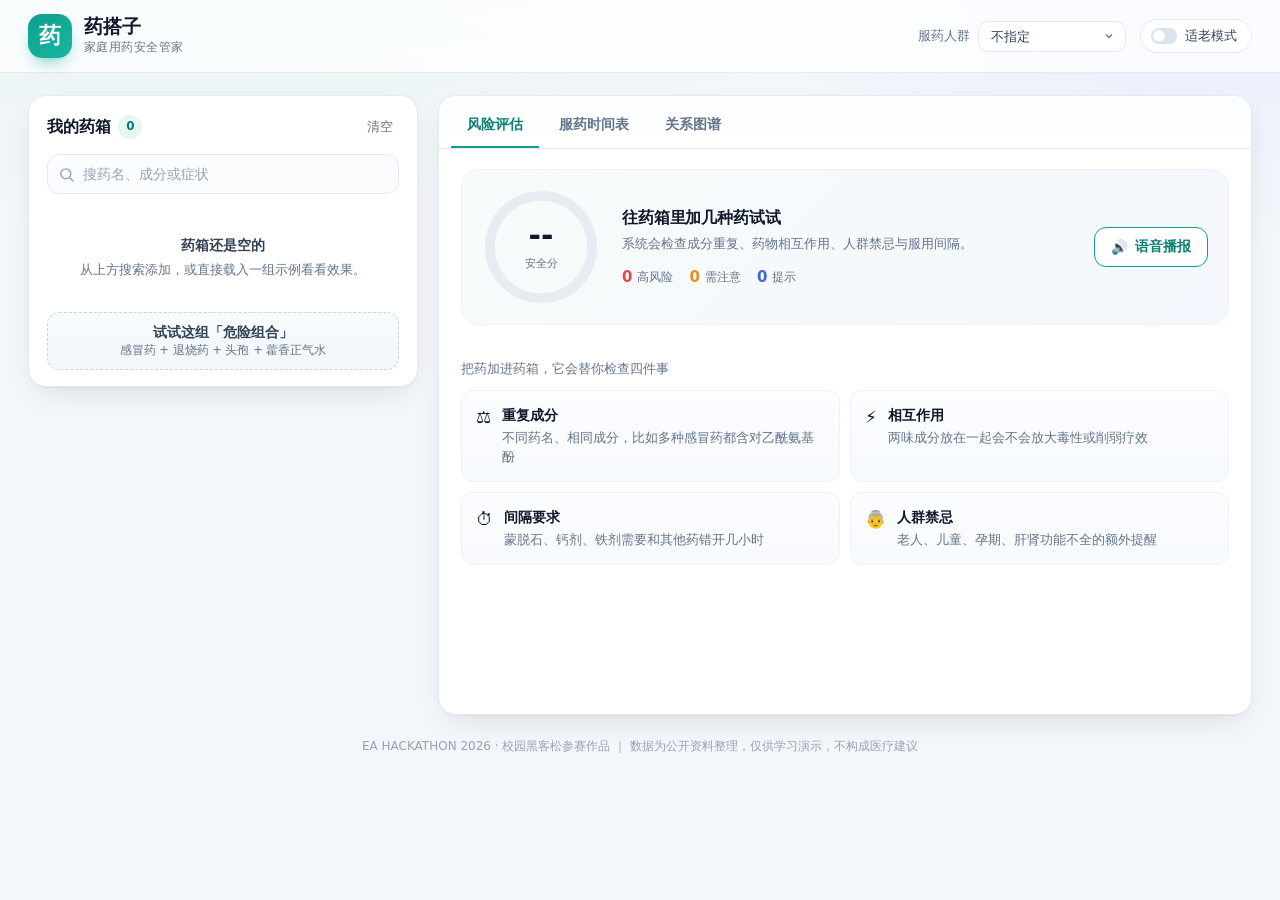
<file: index.html>
<!DOCTYPE html>
<html lang="zh-CN">
<head>
<meta charset="UTF-8">
<meta name="viewport" content="width=device-width, initial-scale=1.0">
<title>药搭子 · 家庭用药安全管家</title>
<meta name="description" content="把家里正在吃的几种药放进去，告诉你哪些不能一起吃、一天该怎么排时间吃。">
<link rel="stylesheet" href="assets/css/style.css">
</head>
<body>

<header class="topbar">
  <div class="brand">
    <div class="logo" aria-hidden="true">药</div>
    <div class="brand-text">
      <h1>药搭子</h1>
      <p>家庭用药安全管家</p>
    </div>
  </div>

  <div class="topbar-actions">
    <label class="field">
      <span>服药人群</span>
      <select id="population">
        <option value="">不指定</option>
        <option value="elderly">老年人（≥65 岁）</option>
        <option value="child">儿童</option>
        <option value="pregnancy">孕期 / 哺乳期</option>
        <option value="liver">肝功能不全</option>
        <option value="kidney">肾功能不全</option>
      </select>
    </label>
    <button id="elderToggle" class="switch" type="button" aria-pressed="false">
      <span class="switch-dot"></span>
      <span>适老模式</span>
    </button>
  </div>
</header>

<main class="layout">

  <!-- ============ 左：药箱 ============ -->
  <aside class="panel cart-panel">
    <div class="panel-head">
      <h2>我的药箱 <span id="cartCount" class="badge">0</span></h2>
      <button id="clearCart" class="link-btn" type="button">清空</button>
    </div>

    <div class="search-wrap">
      <div class="search">
        <svg viewBox="0 0 24 24" class="search-icon" aria-hidden="true">
          <circle cx="11" cy="11" r="7"></circle>
          <line x1="16.5" y1="16.5" x2="21" y2="21"></line>
        </svg>
        <input id="searchInput" type="text" autocomplete="off"
               placeholder="搜药名、成分或症状">
        <button id="searchClear" class="search-clear" type="button" hidden>✕</button>
      </div>
      <div id="suggest" class="suggest" hidden></div>
    </div>

    <ul id="cartList" class="cart-list"></ul>

    <div class="cart-empty" id="cartEmpty">
      <p class="cart-empty-title">药箱还是空的</p>
      <p class="cart-empty-sub">从上方搜索添加，或直接载入一组示例看看效果。</p>
    </div>

    <button id="loadDemo" class="btn-demo" type="button">
      <span>试试这组「危险组合」</span>
      <small>感冒药 + 退烧药 + 头孢 + 藿香正气水</small>
    </button>
  </aside>

  <!-- ============ 右：结果 ============ -->
  <section class="panel result-panel">
    <nav class="tabs" role="tablist">
      <button class="tab active" data-tab="risk" role="tab">风险评估</button>
      <button class="tab" data-tab="schedule" role="tab">服药时间表</button>
      <button class="tab" data-tab="graph" role="tab">关系图谱</button>
    </nav>

    <!-- 风险评估 -->
    <div class="tab-panel active" id="tab-risk">
      <div class="score-card" id="scoreCard">
        <div class="score-ring">
          <svg viewBox="0 0 120 120" aria-hidden="true">
            <circle class="ring-bg" cx="60" cy="60" r="52"></circle>
            <circle class="ring-fg" id="ringFg" cx="60" cy="60" r="52"></circle>
          </svg>
          <div class="score-value"><strong id="scoreNum">--</strong><span>安全分</span></div>
        </div>
        <div class="score-meta">
          <h3 id="scoreTitle">往药箱里加几种药试试</h3>
          <p id="scoreDesc">系统会检查成分重复、药物相互作用、人群禁忌与服用间隔。</p>
          <div class="score-stats">
            <span class="stat high"><b id="statHigh">0</b>高风险</span>
            <span class="stat medium"><b id="statMedium">0</b>需注意</span>
            <span class="stat low"><b id="statLow">0</b>提示</span>
          </div>
        </div>
        <button id="speakBtn" class="btn-voice" type="button" title="用语音朗读风险摘要">
          <span class="voice-icon">🔊</span>
          <span>语音播报</span>
        </button>
      </div>

      <div id="riskList" class="risk-list"></div>
    </div>

    <!-- 时间表 -->
    <div class="tab-panel" id="tab-schedule">
      <div class="schedule-head">
        <div>
          <h3>一天怎么吃</h3>
          <p id="scheduleSummary">按服药频次与间隔要求自动排程</p>
        </div>
        <div class="legend">
          <span><i class="dot dot-morning"></i>上午</span>
          <span><i class="dot dot-noon"></i>中午</span>
          <span><i class="dot dot-night"></i>晚间</span>
        </div>
      </div>
      <div id="timeline" class="timeline"></div>
      <div id="conflictBox" class="conflict-box" hidden></div>
    </div>

    <!-- 图谱 -->
    <div class="tab-panel" id="tab-graph">
      <div class="graph-head">
        <h3>药物 · 成分 · 风险</h3>
        <p>灰色线表示「药含有该成分」，红色线表示成分之间存在风险。</p>
      </div>
      <div class="graph-wrap">
        <svg id="graphSvg" viewBox="0 0 720 460" preserveAspectRatio="xMidYMid meet"></svg>
      </div>
      <div class="graph-legend">
        <span><i class="lg lg-drug"></i>药品</span>
        <span><i class="lg lg-ing"></i>成分</span>
        <span><i class="lg lg-high"></i>高风险</span>
        <span><i class="lg lg-medium"></i>需注意</span>
      </div>
    </div>
  </section>
</main>

<footer class="foot">
  <p>EA HACKATHON 2026 · 校园黑客松参赛作品 ｜ 数据为公开资料整理，仅供学习演示，不构成医疗建议</p>
</footer>

<div id="toast" class="toast" hidden></div>

<script src="assets/js/data.js"></script>
<script src="assets/js/engine.js"></script>
<script src="assets/js/graph.js"></script>
<script src="assets/js/voice.js"></script>
<script src="assets/js/app.js"></script>
</body>
</html>
</file>
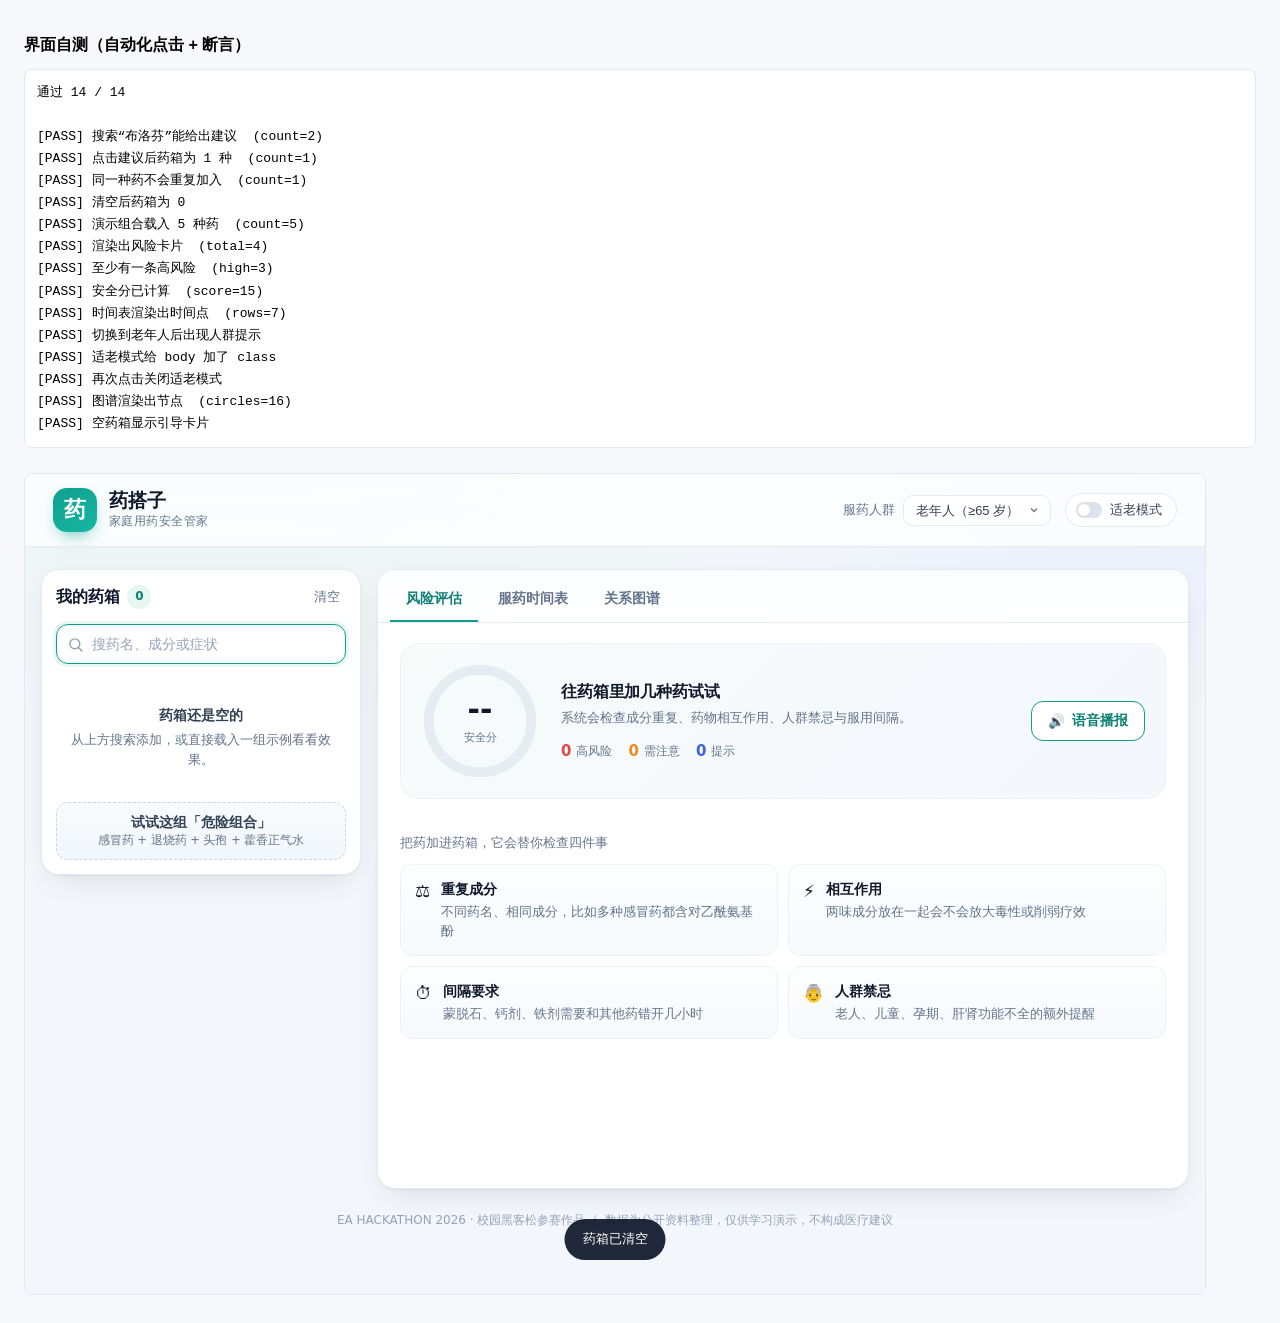
<file: tests/ui-selftest.html>
<!DOCTYPE html>
<html lang="zh-CN">
<head>
<meta charset="utf-8">
<title>药搭子 · 界面自测</title>
<style>
  body { font-family: "Microsoft YaHei", sans-serif; padding: 16px; background: #f6f8fb; }
  h1 { font-size: 16px; }
  #out { background: #fff; border: 1px solid #e2e8f0; border-radius: 8px; padding: 12px; font-size: 13px; line-height: 1.7; }
  .ok { color: #0b7f72; }
  .fail { color: #c93a3f; font-weight: 700; }
  iframe { width: 1180px; height: 820px; border: 1px solid #e2e8f0; border-radius: 8px; margin-top: 12px; background: #fff; }
</style>
</head>
<body>
<h1>界面自测（自动化点击 + 断言）</h1>
<pre id="out">running…</pre>
<iframe id="frame" src="../index.html"></iframe>

<script>
var results = [];
function assert(name, cond, extra) {
  results.push({ name: name, ok: !!cond, extra: extra || '' });
}

var frame = document.getElementById('frame');

frame.onload = function () {
  var d = frame.contentDocument;
  var w = frame.contentWindow;
  if (!d) {
    document.getElementById('out').textContent = '无法访问 iframe（需要 --allow-file-access-from-files）';
    return;
  }

  try {
    /* --- 1. 搜索 --- */
    var input = d.querySelector('#searchInput');
    input.value = '布洛芬';
    input.dispatchEvent(new w.Event('input', { bubbles: true }));
    var items = d.querySelectorAll('#suggest .suggest-item');
    assert('搜索“布洛芬”能给出建议', items.length >= 1, 'count=' + items.length);

    /* --- 2. 点击建议加入药箱 --- */
    if (items.length) items[0].click();
    assert('点击建议后药箱为 1 种', d.querySelectorAll('#cartList .cart-item').length === 1,
      'count=' + d.querySelectorAll('#cartList .cart-item').length);

    /* --- 3. 重复添加拦截 --- */
    input.value = '布洛芬';
    input.dispatchEvent(new w.Event('input', { bubbles: true }));
    var again = d.querySelectorAll('#suggest .suggest-item');
    if (again.length) again[0].click();
    assert('同一种药不会重复加入', d.querySelectorAll('#cartList .cart-item').length === 1,
      'count=' + d.querySelectorAll('#cartList .cart-item').length);

    /* --- 4. 演示组合 --- */
    d.querySelector('#clearCart').click();
    assert('清空后药箱为 0', d.querySelectorAll('#cartList .cart-item').length === 0);

    d.querySelector('#loadDemo').click();
    assert('演示组合载入 5 种药', d.querySelectorAll('#cartList .cart-item').length === 5,
      'count=' + d.querySelectorAll('#cartList .cart-item').length);

    /* --- 5. 风险渲染 --- */
    var riskItems = d.querySelectorAll('#riskList .risk-item');
    var highItems = d.querySelectorAll('#riskList .risk-item.high');
    assert('渲染出风险卡片', riskItems.length >= 3, 'total=' + riskItems.length);
    assert('至少有一条高风险', highItems.length >= 1, 'high=' + highItems.length);

    var score = d.querySelector('#scoreNum').textContent;
    assert('安全分已计算', /^\d+$/.test(score), 'score=' + score);

    /* --- 6. 时间表 --- */
    var rows = d.querySelectorAll('#timeline .tl-row');
    assert('时间表渲染出时间点', rows.length >= 3, 'rows=' + rows.length);

    /* --- 7. 人群切换 --- */
    var pop = d.querySelector('#population');
    pop.value = 'elderly';
    pop.dispatchEvent(new w.Event('change', { bubbles: true }));
    var popRisks = d.querySelectorAll('#riskList .risk-item');
    var hasPop = Array.prototype.some.call(popRisks, function (n) {
      return n.textContent.indexOf('老年人') >= 0;
    });
    assert('切换到老年人后出现人群提示', hasPop);

    /* --- 8. 适老模式 --- */
    d.querySelector('#elderToggle').click();
    assert('适老模式给 body 加了 class', d.body.classList.contains('elder'));
    d.querySelector('#elderToggle').click();
    assert('再次点击关闭适老模式', !d.body.classList.contains('elder'));

    /* --- 9. 图谱 --- */
    d.querySelector('[data-tab="graph"]').click();
    var circles = d.querySelectorAll('#graphSvg circle');
    assert('图谱渲染出节点', circles.length >= 5, 'circles=' + circles.length);

    /* --- 10. 空状态 --- */
    d.querySelector('[data-tab="risk"]').click();
    d.querySelector('#clearCart').click();
    var guide = d.querySelector('#riskList .guide');
    assert('空药箱显示引导卡片', !!guide);

  } catch (err) {
    results.push({ name: '脚本异常：' + err.message, ok: false, extra: '' });
  }

  var pass = results.filter(function (r) { return r.ok; }).length;
  var lines = ['通过 ' + pass + ' / ' + results.length, ''];
  results.forEach(function (r) {
    lines.push((r.ok ? '[PASS] ' : '[FAIL] ') + r.name + (r.extra ? '  (' + r.extra + ')' : ''));
  });
  document.getElementById('out').textContent = lines.join('\n');
  document.title = 'SELFTEST ' + pass + '/' + results.length;
};
</script>
</body>
</html>
</file>
<file: assets/css/style.css>
/* =============================================================
 * 药搭子 · 样式
 * 设计基调：医疗感的「干净」+ 一点科技感的「呼吸感」
 * ============================================================= */

:root {
  --bg:        #f3f6fa;
  --bg-grad:   radial-gradient(1200px 600px at 15% -10%, #e7f4f1 0%, transparent 55%),
               radial-gradient(900px 500px at 95% 0%, #e8eefc 0%, transparent 50%);
  --card:      #ffffff;
  --ink:       #0f172a;
  --ink-2:     #334155;
  --muted:     #64748b;
  --muted-2:   #94a3b8;
  --line:      #e5eaf1;
  --line-2:    #eef2f7;

  --teal:      #0e9f8e;
  --teal-ink:  #0b7f72;
  --teal-soft: #e6f6f3;

  --high:      #e5484d;
  --high-soft: #fdecec;
  --medium:    #ef8b1f;
  --medium-soft:#fdf0e2;
  --low:       #3e63dd;
  --low-soft:  #eaeffb;
  --ok:        #12a594;

  --radius:    18px;
  --radius-sm: 12px;
  --shadow:    0 1px 2px rgba(15, 23, 42, .04), 0 12px 32px -12px rgba(15, 23, 42, .14);
  --shadow-sm: 0 1px 2px rgba(15, 23, 42, .05);

  --font: "PingFang SC", "HarmonyOS Sans SC", "Microsoft YaHei", "Noto Sans SC", system-ui, -apple-system, sans-serif;
}

* { box-sizing: border-box; }

html, body { height: 100%; }

body {
  margin: 0;
  font-family: var(--font);
  color: var(--ink);
  background: var(--bg);
  background-image: var(--bg-grad);
  -webkit-font-smoothing: antialiased;
  font-size: 15px;
  line-height: 1.6;
}

/* 适老模式：整体放大 + 更强的对比度 */
body.elder { font-size: 18px; }
body.elder .cart-item-name { font-size: 1.15em; }
body.elder .risk-title { font-size: 1.12em; }
body.elder .risk-detail { font-size: 1em; }
body.elder .node-label { font-size: 15px; }

h1, h2, h3 { margin: 0; font-weight: 700; letter-spacing: -.01em; }
p { margin: 0; }
button { font-family: inherit; cursor: pointer; }
ul { margin: 0; padding: 0; list-style: none; }

/* ---------- 顶栏 ---------- */
.topbar {
  position: sticky;
  top: 0;
  z-index: 40;
  display: flex;
  align-items: center;
  justify-content: space-between;
  gap: 16px;
  padding: 14px 28px;
  background: rgba(255, 255, 255, .78);
  backdrop-filter: saturate(180%) blur(14px);
  border-bottom: 1px solid var(--line);
}

.brand { display: flex; align-items: center; gap: 12px; }

.logo {
  width: 44px; height: 44px;
  display: grid; place-items: center;
  border-radius: 14px;
  background: linear-gradient(145deg, var(--teal) 0%, #16b8a3 100%);
  color: #fff;
  font-size: 22px;
  font-weight: 700;
  box-shadow: 0 8px 18px -8px rgba(14, 159, 142, .8);
}

.brand-text h1 { font-size: 19px; line-height: 1.2; }
.brand-text p { font-size: 12px; color: var(--muted); letter-spacing: .04em; }

.topbar-actions { display: flex; align-items: center; gap: 14px; }

.field { display: flex; align-items: center; gap: 8px; font-size: 13px; color: var(--muted); }
.field select {
  appearance: none;
  border: 1px solid var(--line);
  background: #fff url("data:image/svg+xml;utf8,<svg xmlns='http://www.w3.org/2000/svg' width='12' height='12' viewBox='0 0 24 24' fill='none' stroke='%2364748b' stroke-width='2.5'><path d='M6 9l6 6 6-6'/></svg>") no-repeat right 10px center;
  padding: 7px 30px 7px 12px;
  border-radius: 10px;
  font-size: 13px;
  color: var(--ink-2);
  cursor: pointer;
  transition: border-color .18s, box-shadow .18s;
}
.field select:hover { border-color: #cbd5e1; }
.field select:focus { outline: none; border-color: var(--teal); box-shadow: 0 0 0 3px var(--teal-soft); }

.switch {
  display: inline-flex; align-items: center; gap: 8px;
  padding: 7px 14px 7px 10px;
  border-radius: 999px;
  border: 1px solid var(--line);
  background: #fff;
  font-size: 13px;
  color: var(--ink-2);
  transition: all .18s;
}
.switch-dot {
  width: 26px; height: 16px; border-radius: 999px;
  background: #dbe3ec; position: relative; transition: background .18s;
}
.switch-dot::after {
  content: ""; position: absolute; top: 2px; left: 2px;
  width: 12px; height: 12px; border-radius: 50%;
  background: #fff; box-shadow: var(--shadow-sm); transition: transform .18s;
}
.switch[aria-pressed="true"] { border-color: var(--teal); color: var(--teal-ink); background: var(--teal-soft); }
.switch[aria-pressed="true"] .switch-dot { background: var(--teal); }
.switch[aria-pressed="true"] .switch-dot::after { transform: translateX(10px); }

/* ---------- 布局 ---------- */
.layout {
  display: grid;
  grid-template-columns: 390px minmax(0, 1fr);
  gap: 20px;
  max-width: 1320px;
  margin: 22px auto;
  padding: 0 28px;
  align-items: start;
}

.panel {
  background: var(--card);
  border: 1px solid var(--line);
  border-radius: var(--radius);
  box-shadow: var(--shadow);
}

/* ---------- 药箱 ---------- */
.cart-panel { padding: 18px 18px 16px; position: sticky; top: 88px; }

.panel-head { display: flex; align-items: center; justify-content: space-between; margin-bottom: 14px; }
.panel-head h2 { font-size: 16px; display: flex; align-items: center; gap: 8px; }

.badge {
  display: inline-grid; place-items: center;
  min-width: 24px; height: 24px; padding: 0 7px;
  border-radius: 999px;
  background: var(--teal-soft); color: var(--teal-ink);
  font-size: 12px; font-weight: 700;
}

.link-btn { border: none; background: none; color: var(--muted); font-size: 13px; padding: 4px 6px; border-radius: 8px; }
.link-btn:hover { color: var(--high); background: var(--high-soft); }

.search-wrap { position: relative; }

.search {
  display: flex; align-items: center; gap: 8px;
  padding: 0 10px;
  border: 1px solid var(--line);
  border-radius: var(--radius-sm);
  background: #fbfcfe;
  transition: border-color .18s, box-shadow .18s, background .18s;
}
.search:focus-within { border-color: var(--teal); background: #fff; box-shadow: 0 0 0 3px var(--teal-soft); }
.search-icon { width: 17px; height: 17px; fill: none; stroke: var(--muted-2); stroke-width: 2; stroke-linecap: round; flex: none; }
.search input {
  flex: 1; border: none; outline: none; background: transparent;
  padding: 11px 0; font-size: 14px; color: var(--ink); font-family: inherit;
}
.search input::placeholder { color: var(--muted-2); }
.search-clear { border: none; background: none; color: var(--muted-2); font-size: 13px; padding: 4px; }
.search-clear:hover { color: var(--ink); }

.suggest {
  position: absolute; left: 0; right: 0; top: calc(100% + 6px);
  max-height: 340px; overflow-y: auto;
  background: #fff; border: 1px solid var(--line);
  border-radius: var(--radius-sm);
  box-shadow: 0 20px 40px -18px rgba(15, 23, 42, .35);
  z-index: 30; padding: 6px;
}
.suggest-item {
  display: flex; align-items: center; gap: 10px;
  padding: 9px 10px; border-radius: 10px; cursor: pointer;
}
.suggest-item:hover, .suggest-item.active { background: var(--teal-soft); }
.suggest-item .s-name { font-size: 14px; font-weight: 600; }
.suggest-item .s-sub { font-size: 12px; color: var(--muted); }
.suggest-item .s-tag {
  margin-left: auto; font-size: 11px; color: var(--muted);
  background: #f1f5f9; border-radius: 6px; padding: 2px 7px; white-space: nowrap;
}
.suggest-empty { padding: 14px 12px; color: var(--muted); font-size: 13px; text-align: center; }

.cart-list { margin-top: 14px; display: flex; flex-direction: column; gap: 8px; max-height: 44vh; overflow-y: auto; padding-right: 2px; }

.cart-item {
  display: flex; align-items: flex-start; gap: 10px;
  padding: 11px 12px;
  border: 1px solid var(--line);
  border-radius: var(--radius-sm);
  background: #fff;
  animation: slide-in .22s ease both;
}
@keyframes slide-in { from { opacity: 0; transform: translateY(-6px); } to { opacity: 1; transform: none; } }

.cart-item-main { flex: 1; min-width: 0; }
.cart-item-name { font-size: 14px; font-weight: 600; line-height: 1.35; }
.cart-item-sub { font-size: 12px; color: var(--muted); margin-top: 2px; }
.cart-item-sub b { color: var(--ink-2); font-weight: 600; }

.cart-item-del {
  border: none; background: none; color: var(--muted-2);
  width: 26px; height: 26px; border-radius: 8px; font-size: 14px; flex: none;
}
.cart-item-del:hover { background: var(--high-soft); color: var(--high); }

.cart-empty { text-align: center; padding: 26px 10px 18px; }
.cart-empty-title { font-size: 14px; color: var(--ink-2); font-weight: 600; }
.cart-empty-sub { font-size: 12.5px; color: var(--muted); margin-top: 4px; }

.btn-demo {
  width: 100%; margin-top: 14px;
  display: flex; flex-direction: column; align-items: center; gap: 1px;
  padding: 11px 12px;
  border-radius: var(--radius-sm);
  border: 1px dashed #c7d7e4;
  background: linear-gradient(180deg, #f8fbfd, #f2f7fb);
  color: var(--ink-2); font-size: 13.5px; font-weight: 600;
  transition: all .18s;
}
.btn-demo small { font-weight: 400; color: var(--muted); font-size: 11.5px; }
.btn-demo:hover { border-color: var(--teal); color: var(--teal-ink); background: var(--teal-soft); transform: translateY(-1px); }

/* ---------- 结果区 ---------- */
.result-panel { padding: 0; overflow: hidden; min-height: 620px; }

.tabs {
  display: flex; gap: 4px; padding: 10px 12px 0;
  border-bottom: 1px solid var(--line);
  background: linear-gradient(180deg, #fbfdff, #fff);
}
.tab {
  border: none; background: none;
  padding: 10px 16px 12px;
  font-size: 14px; font-weight: 600; color: var(--muted);
  border-bottom: 2px solid transparent;
  transition: color .18s, border-color .18s;
}
.tab:hover { color: var(--ink-2); }
.tab.active { color: var(--teal-ink); border-bottom-color: var(--teal); }

.tab-panel { display: none; padding: 20px 22px 26px; }
.tab-panel.active { display: block; animation: fade .2s ease both; }
@keyframes fade { from { opacity: 0; } to { opacity: 1; } }

/* 评分卡 */
.score-card {
  display: grid;
  grid-template-columns: auto 1fr auto;
  gap: 22px;
  align-items: center;
  padding: 18px 20px;
  border-radius: var(--radius);
  background: linear-gradient(135deg, #f7fbfa 0%, #f4f7fd 100%);
  border: 1px solid var(--line-2);
}

.score-ring { position: relative; width: 118px; height: 118px; flex: none; }
.score-ring svg { transform: rotate(-90deg); width: 118px; height: 118px; }
.ring-bg { fill: none; stroke: #e6ecf2; stroke-width: 10; }
.ring-fg {
  fill: none; stroke: var(--ok); stroke-width: 10; stroke-linecap: round;
  stroke-dasharray: 327; stroke-dashoffset: 327;
  transition: stroke-dashoffset .9s cubic-bezier(.22,.61,.36,1), stroke .4s;
}
.score-value {
  position: absolute; inset: 0; display: flex; flex-direction: column;
  align-items: center; justify-content: center; gap: 0;
}
.score-value strong { font-size: 30px; line-height: 1; font-variant-numeric: tabular-nums; }
.score-value span { font-size: 11px; color: var(--muted); margin-top: 4px; }

.score-meta h3 { font-size: 16px; margin-bottom: 4px; }
.score-meta p { font-size: 13px; color: var(--muted); }

.score-stats { display: flex; gap: 16px; margin-top: 10px; }
.stat { font-size: 12px; color: var(--muted); display: inline-flex; align-items: center; gap: 5px; }
.stat b { font-size: 15px; font-weight: 700; color: var(--ink); font-variant-numeric: tabular-nums; }
.stat.high b { color: var(--high); }
.stat.medium b { color: var(--medium); }
.stat.low b { color: var(--low); }

.btn-voice {
  display: inline-flex; align-items: center; gap: 7px;
  padding: 10px 16px; border-radius: 12px;
  border: 1px solid var(--teal); background: #fff; color: var(--teal-ink);
  font-size: 13.5px; font-weight: 600;
  transition: all .18s;
}
.btn-voice:hover { background: var(--teal); color: #fff; box-shadow: 0 10px 20px -12px rgba(14,159,142,.9); }
.btn-voice.speaking { background: var(--teal); color: #fff; animation: pulse 1.1s infinite; }
@keyframes pulse { 0%,100% { box-shadow: 0 0 0 0 rgba(14,159,142,.5); } 55% { box-shadow: 0 0 0 10px rgba(14,159,142,0); } }

/* 风险列表 */
.risk-list { margin-top: 16px; display: flex; flex-direction: column; gap: 10px; }

.risk-item {
  border: 1px solid var(--line);
  border-left: 4px solid var(--low);
  border-radius: var(--radius-sm);
  background: #fff;
  padding: 13px 15px;
  animation: slide-in .25s ease both;
  transition: box-shadow .18s, transform .18s;
}
.risk-item:hover { box-shadow: var(--shadow-sm); transform: translateY(-1px); }
.risk-item.high { border-left-color: var(--high); background: linear-gradient(90deg, #fffafa, #fff 40%); }
.risk-item.medium { border-left-color: var(--medium); background: linear-gradient(90deg, #fffdfa, #fff 40%); }
.risk-item.low { border-left-color: var(--low); }

.risk-head { display: flex; align-items: center; gap: 9px; }
.risk-level {
  font-size: 11px; font-weight: 700; padding: 2px 8px; border-radius: 999px; flex: none;
  letter-spacing: .02em;
}
.risk-item.high .risk-level { background: var(--high-soft); color: var(--high); }
.risk-item.medium .risk-level { background: var(--medium-soft); color: var(--medium); }
.risk-item.low .risk-level { background: var(--low-soft); color: var(--low); }

.risk-title { font-size: 14px; font-weight: 600; color: var(--ink); }
.risk-detail { font-size: 13px; color: var(--ink-2); margin-top: 6px; }
.risk-advice {
  font-size: 12.5px; color: var(--teal-ink); background: var(--teal-soft);
  border-radius: 9px; padding: 7px 10px; margin-top: 8px;
  display: flex; gap: 6px;
}
.risk-advice::before { content: "建议"; font-weight: 700; flex: none; }
.risk-drugs { display: flex; flex-wrap: wrap; gap: 6px; margin-top: 9px; }
.chip {
  font-size: 11.5px; color: var(--muted); background: #f1f5f9;
  border-radius: 6px; padding: 2px 8px;
}

/* 空药箱引导 */
.guide { margin-top: 18px; }
.guide-title { font-size: 13px; color: var(--muted); margin-bottom: 10px; }
.guide-grid { display: grid; grid-template-columns: repeat(2, minmax(0, 1fr)); gap: 10px; }
.guide-card {
  display: flex; gap: 11px; padding: 14px;
  border: 1px solid var(--line-2); border-radius: 12px;
  background: linear-gradient(180deg, #fbfdff, #f7fafc);
}
.guide-icon { font-size: 17px; line-height: 1.5; flex: none; }
.guide-card-title { font-size: 13.5px; font-weight: 600; color: var(--ink); }
.guide-card-text { font-size: 12.5px; color: var(--muted); margin-top: 3px; line-height: 1.5; }

.safe-state { text-align: center; padding: 44px 20px; }.safe-icon { font-size: 40px; line-height: 1; }
.safe-title { font-size: 16px; font-weight: 700; margin-top: 12px; }
.safe-sub { font-size: 13px; color: var(--muted); margin-top: 6px; }

/* ---------- 时间表 ---------- */
.schedule-head { display: flex; align-items: flex-end; justify-content: space-between; gap: 16px; margin-bottom: 18px; }
.schedule-head h3 { font-size: 16px; }
.schedule-head p { font-size: 13px; color: var(--muted); margin-top: 2px; }

.legend { display: flex; gap: 14px; font-size: 12px; color: var(--muted); }
.legend span { display: inline-flex; align-items: center; gap: 6px; }
.dot { width: 9px; height: 9px; border-radius: 50%; display: inline-block; }
.dot-morning { background: #f5b73e; }
.dot-noon { background: #f08a4b; }
.dot-night { background: #6f86d6; }

.timeline {
  display: flex; flex-direction: column;
  padding: 6px 2px 6px 0;
}

.tl-row { display: grid; grid-template-columns: 58px 22px minmax(0, 1fr); align-items: stretch; }

.tl-time {
  font-size: 13.5px; font-weight: 700; color: var(--ink-2);
  font-variant-numeric: tabular-nums;
  padding: 9px 8px 0 0; text-align: right;
}

.tl-rail { position: relative; display: flex; justify-content: center; }
.tl-rail::before {
  content: ""; position: absolute; top: 0; bottom: 0; left: 50%;
  width: 2px; margin-left: -1px; background: var(--line);
}
.tl-row:first-child .tl-rail::before { top: 14px; }
.tl-row:last-child .tl-rail::before { bottom: calc(100% - 16px); }

.tl-dot {
  position: relative; z-index: 1;
  width: 10px; height: 10px; border-radius: 50%;
  margin-top: 12px;
  background: var(--teal);
  box-shadow: 0 0 0 3px var(--teal-soft);
}
.tl-row.noon .tl-dot { background: #ef8b1f; box-shadow: 0 0 0 3px var(--medium-soft); }
.tl-row.night .tl-dot { background: #6f86d6; box-shadow: 0 0 0 3px #eef1fb; }

.tl-cards { display: flex; flex-wrap: wrap; gap: 8px; padding: 4px 0 14px 6px; }

.tl-item {
  width: 196px;
  border-radius: 10px; padding: 9px 11px;
  background: #f8fafc; border: 1px solid var(--line-2);
  transition: background .16s, border-color .16s;
}
.tl-item:hover { background: #fff; border-color: #cbd5e1; }
.tl-item-name { font-size: 13px; font-weight: 600; line-height: 1.35; }
.tl-item-dose { font-size: 12px; color: var(--muted); margin-top: 2px; }
.tl-item-timing { font-size: 11.5px; color: var(--teal-ink); margin-top: 3px; }

.conflict-box {
  margin-top: 8px; padding: 12px 14px; border-radius: 12px;
  background: var(--medium-soft); border: 1px solid #f8d9b4;
}
.conflict-box h4 { font-size: 13px; color: #9a5b06; margin: 0 0 6px; }
.conflict-line { font-size: 12.5px; color: #8a5206; }
.conflict-line + .conflict-line { margin-top: 4px; }

.tl-empty { color: var(--muted); font-size: 13px; padding: 30px 4px; }

/* ---------- 图谱 ---------- */
.graph-head h3 { font-size: 16px; }
.graph-head p { font-size: 13px; color: var(--muted); margin-top: 2px; }
.graph-wrap {
  margin-top: 12px; border: 1px solid var(--line-2); border-radius: 14px;
  background: radial-gradient(600px 300px at 50% 0%, #fbfdff, #f7fafc);
  overflow: hidden;
}
#graphSvg { width: 100%; height: 420px; display: block; }

.node-label { font-size: 12px; font-family: var(--font); fill: var(--ink-2); pointer-events: none; }
.node-circle { transition: opacity .2s; }
.node-group { cursor: default; }
.node-group:hover .node-circle { filter: drop-shadow(0 4px 10px rgba(15,23,42,.25)); }

.graph-legend { display: flex; gap: 18px; margin-top: 12px; font-size: 12px; color: var(--muted); }
.graph-legend span { display: inline-flex; align-items: center; gap: 6px; }
.lg { width: 10px; height: 10px; border-radius: 50%; display: inline-block; }
.lg-drug { background: #0e9f8e; }
.lg-ing { background: #94a3b8; border-radius: 3px; }
.lg-high { background: var(--high); }
.lg-medium { background: var(--medium); }

/* ---------- 页脚与提示 ---------- */
.foot {
  max-width: 1320px; margin: 0 auto 30px; padding: 0 28px;
  font-size: 12px; color: var(--muted-2); text-align: center;
}

.toast {
  position: fixed; left: 50%; bottom: 34px; transform: translateX(-50%) translateY(10px);
  background: rgba(15, 23, 42, .92); color: #fff;
  padding: 10px 18px; border-radius: 999px; font-size: 13px;
  opacity: 0; transition: all .25s; z-index: 60; pointer-events: none;
}
.toast.show { opacity: 1; transform: translateX(-50%) translateY(0); }

/* 尊重系统的「减少动态效果」设置 */
@media (prefers-reduced-motion: reduce) {
  *, *::before, *::after {
    animation-duration: .001ms !important;
    animation-iteration-count: 1 !important;
    transition-duration: .001ms !important;
  }
}

/* ---------- 响应式 ---------- */
/* 中等屏幕：保留左右两栏，只把药箱收窄，避免结果被挤到首屏之外 */
@media (max-width: 1180px) and (min-width: 901px) {
  .layout { grid-template-columns: 320px minmax(0, 1fr); padding: 0 16px; gap: 16px; }
  .cart-panel { padding: 14px; }
  .tl-item { width: 170px; }
}

@media (max-width: 900px) {
  .layout { grid-template-columns: 1fr; }
  .cart-panel { position: static; }
  .cart-list { max-height: none; }
}

@media (max-width: 720px) {
  .topbar { flex-wrap: wrap; padding: 12px 16px; }
  .layout { padding: 0 14px; margin: 14px auto; }
  .score-card { grid-template-columns: 1fr; justify-items: start; gap: 14px; }
  .score-ring { width: 96px; height: 96px; }
  .score-ring svg { width: 96px; height: 96px; }
  .tab-panel { padding: 16px 14px 20px; }
  .foot { padding: 0 16px; }
}
</file>
